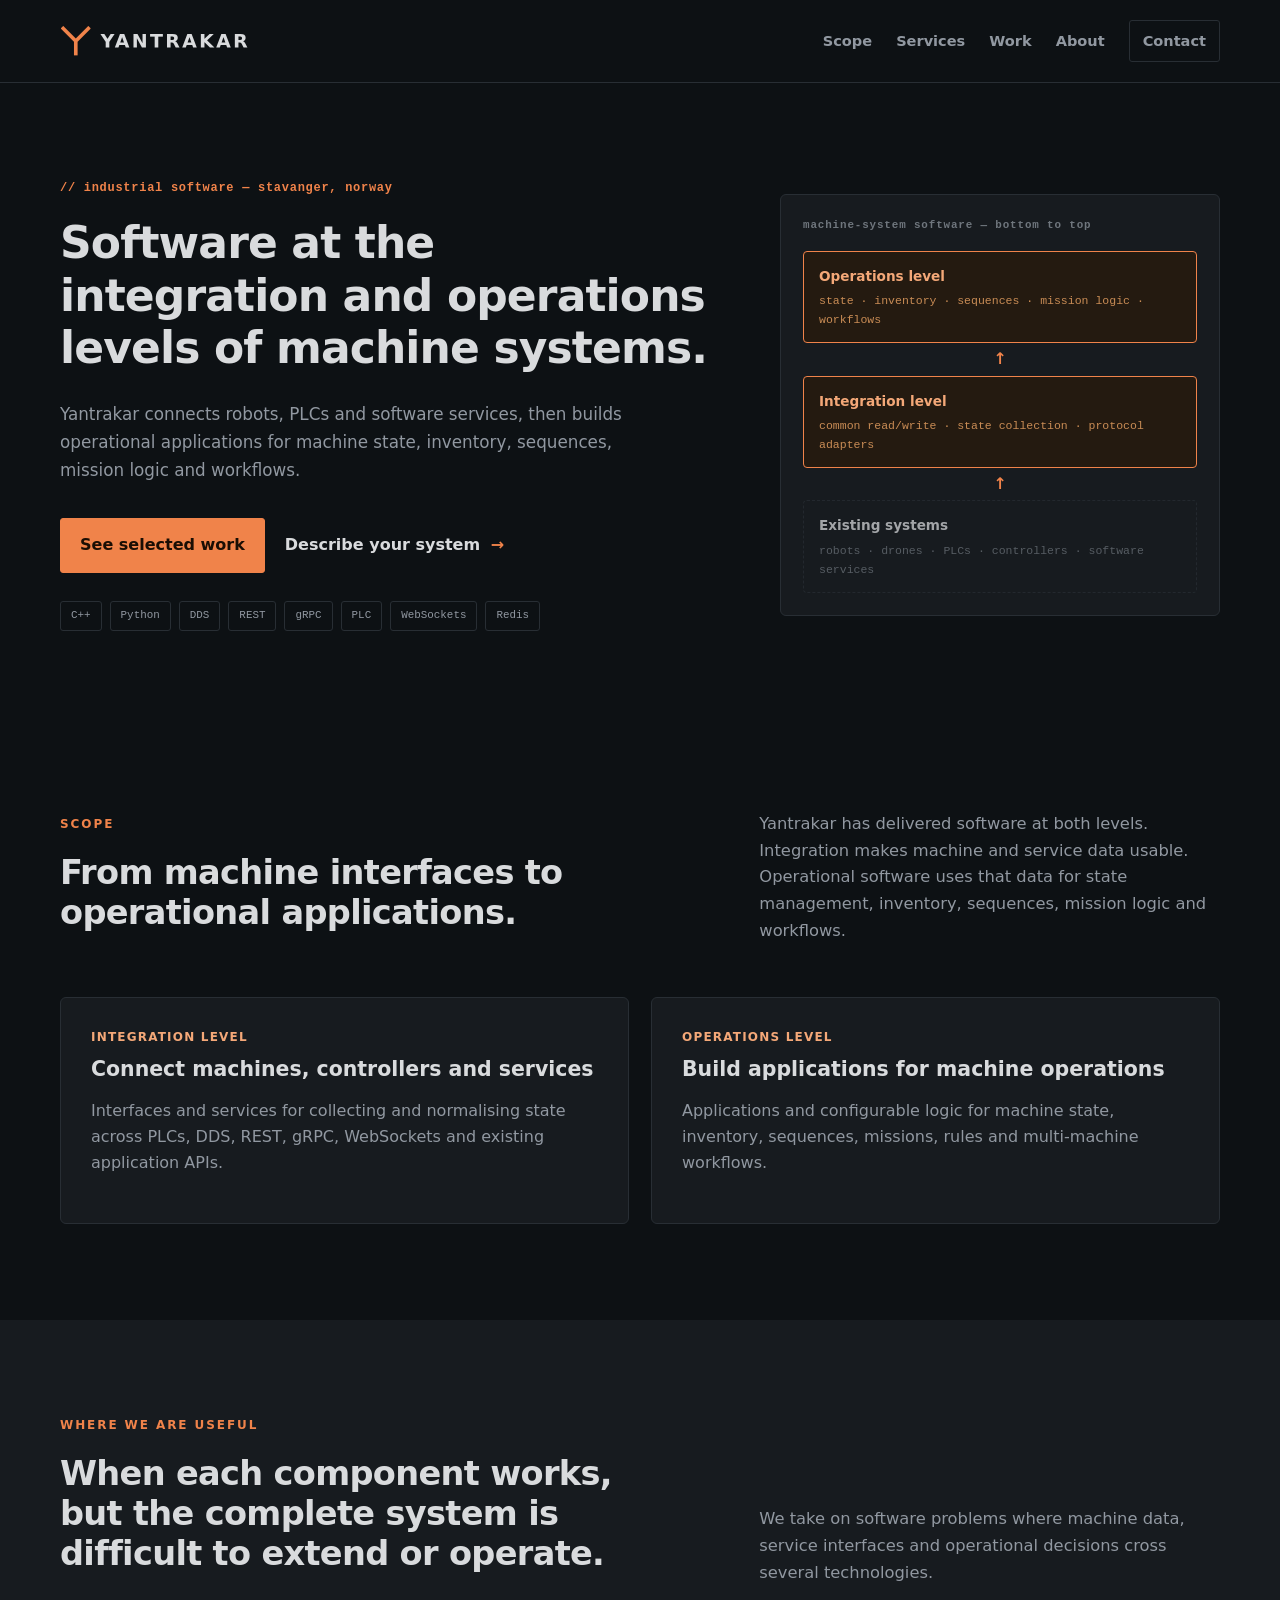
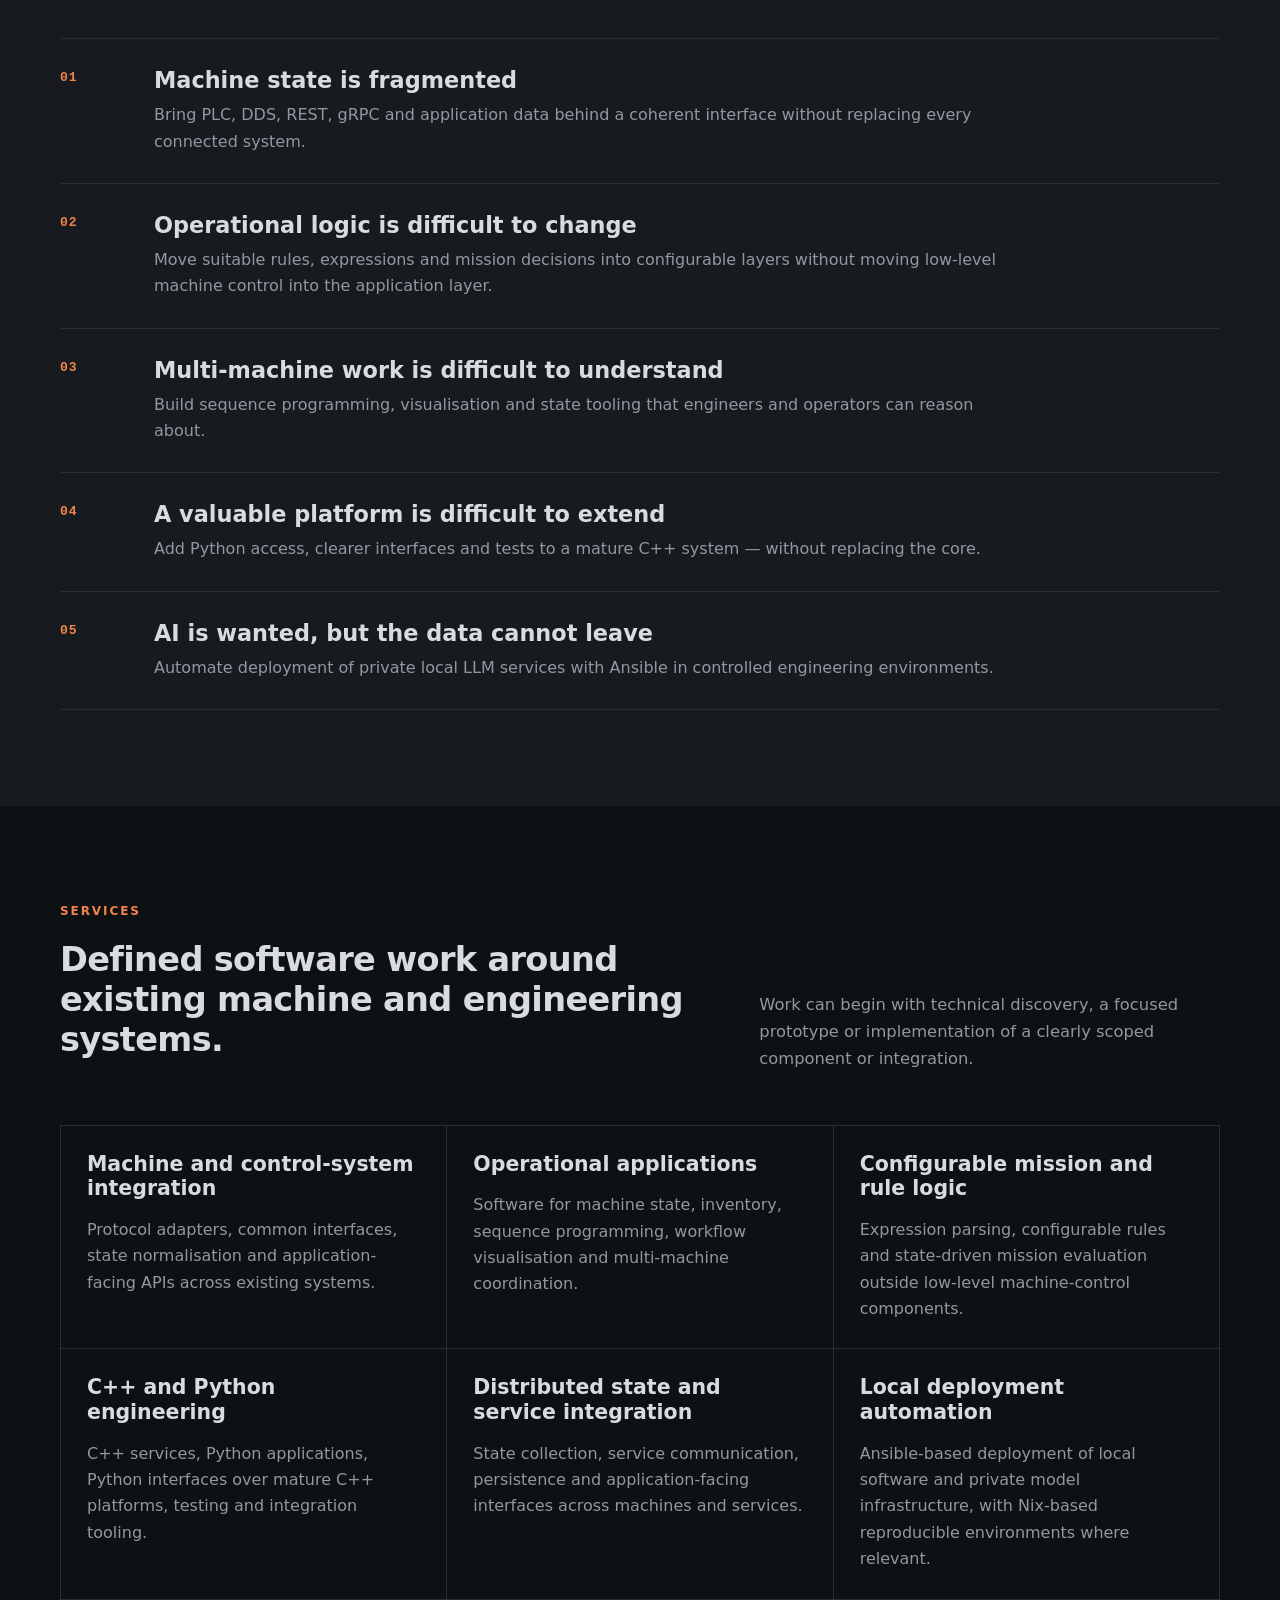
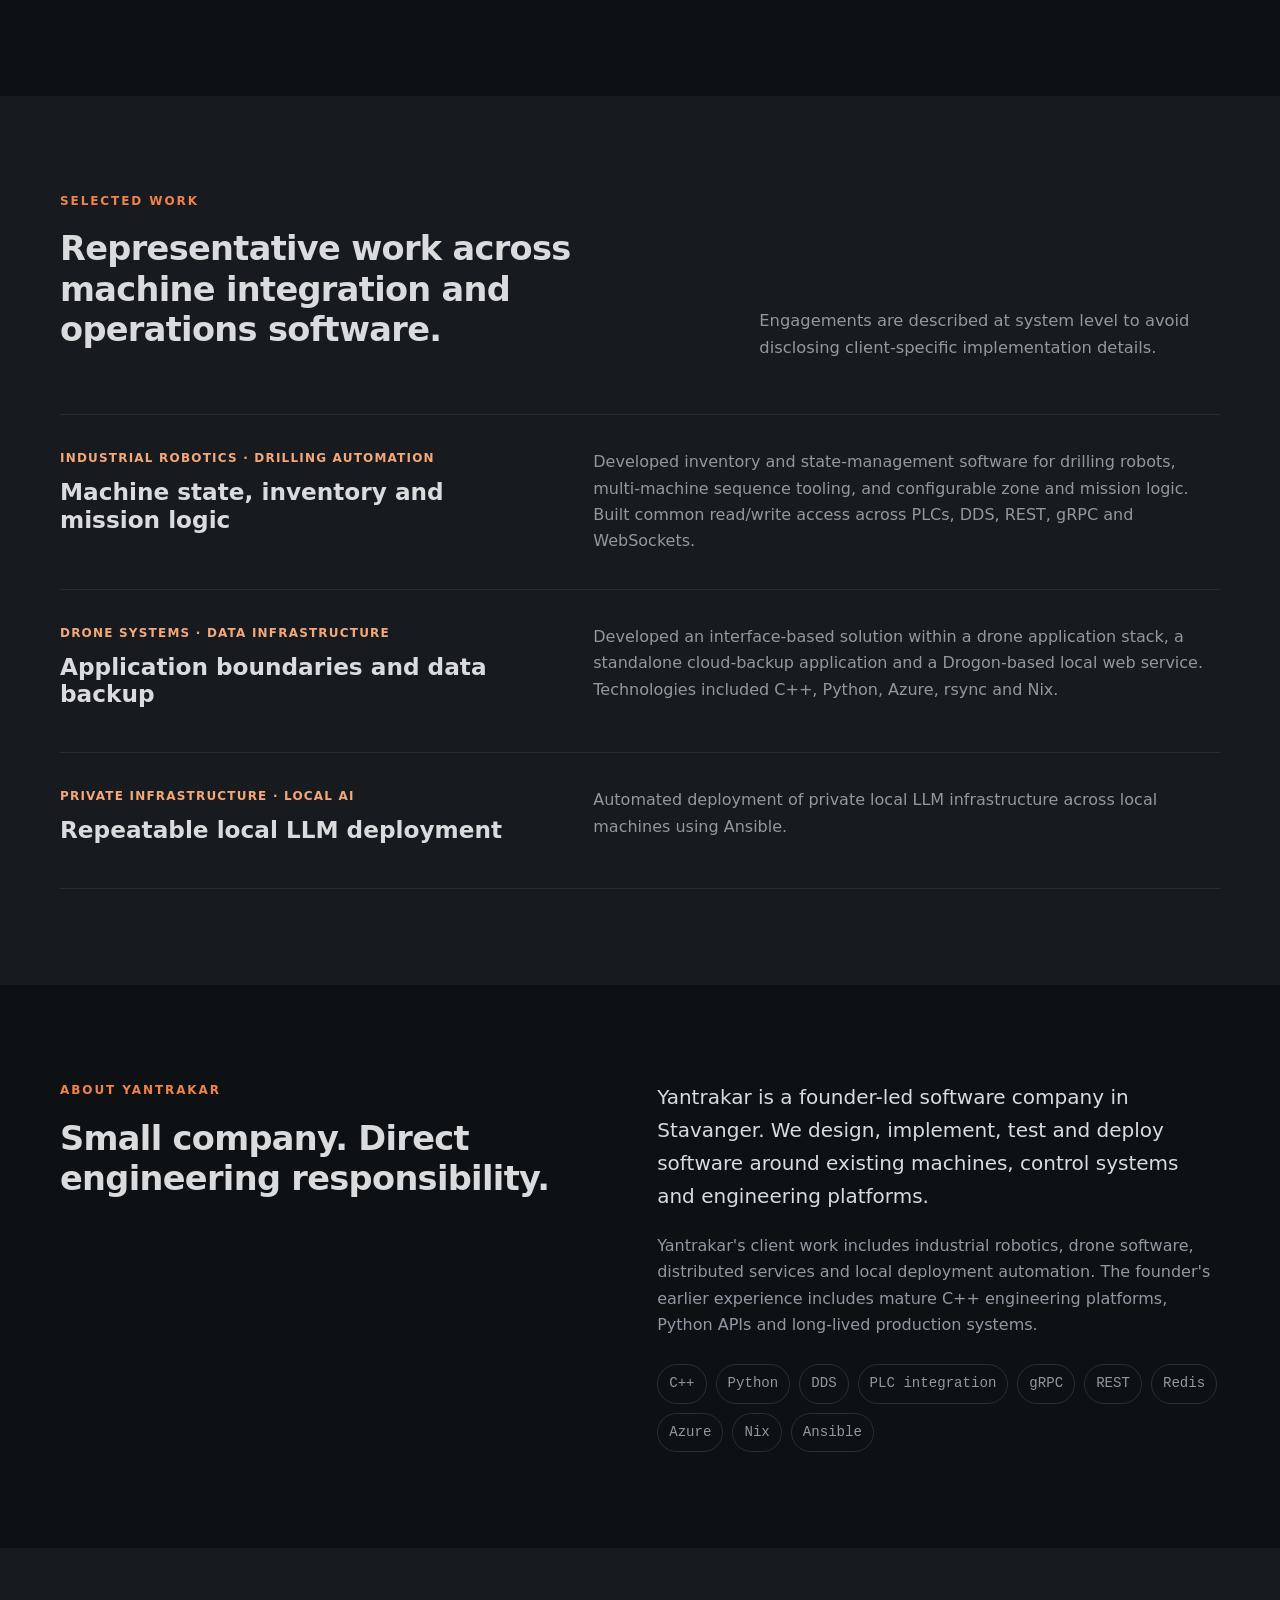
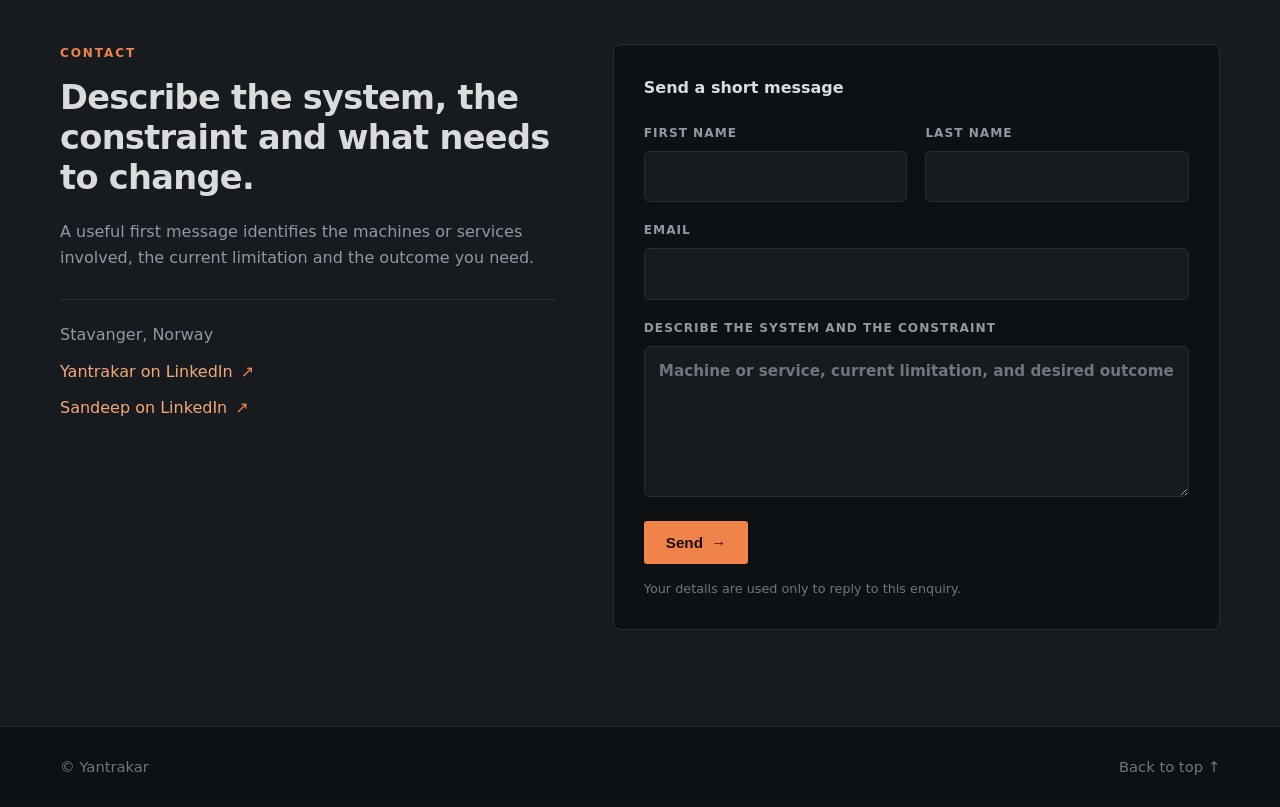
<file: index.html>
<!doctype html>
<html lang="en">
<head>
  <meta charset="utf-8">
  <meta name="viewport" content="width=device-width,initial-scale=1">
  <title>Yantrakar | Machine integration and operational software</title>
  <meta name="description" content="Yantrakar develops software at the integration and operations levels of industrial machine systems: interfaces, distributed state, sequences, mission logic and operational applications.">
  <link rel="canonical" href="https://yantrakar.com/">
  <meta name="theme-color" content="#0d1114">
  <meta property="og:type" content="website">
  <meta property="og:site_name" content="Yantrakar">
  <meta property="og:title" content="Yantrakar | Machine integration and operational software">
  <meta property="og:description" content="Software that connects machines, PLCs and services, then supports machine state, inventory, sequences, mission logic and operational workflows.">
  <meta property="og:url" content="https://yantrakar.com/">
  <meta property="og:image" content="https://yantrakar.com/assets/og-image.png">
  <meta property="og:image:width" content="1200">
  <meta property="og:image:height" content="630">
  <meta name="twitter:card" content="summary_large_image">
  <link rel="icon" type="image/png" sizes="32x32" href="assets/favicon-32.png">
  <link rel="icon" type="image/png" sizes="16x16" href="assets/favicon-16.png">
  <link rel="apple-touch-icon" href="assets/apple-touch-icon.png">
  <link rel="stylesheet" href="assets/styles.css">
  <script type="application/ld+json">
  {
    "@context": "https://schema.org",
    "@type": "Organization",
    "name": "Yantrakar",
    "url": "https://yantrakar.com/",
    "logo": "https://yantrakar.com/assets/logo-512.png",
    "description": "Software engineering at the integration and operations levels of industrial machine systems.",
    "address": {
      "@type": "PostalAddress",
      "addressLocality": "Stavanger",
      "addressCountry": "NO"
    },
    "sameAs": [
      "https://www.linkedin.com/company/yantrakar"
    ],
    "founder": {
      "@type": "Person",
      "name": "Sandeep Shelke",
      "sameAs": "https://www.linkedin.com/in/sandeepshelke"
    }
  }
  </script>
</head>
<body>
  <header class="site-header">
    <div class="container nav">
      <a class="brand" href="#home" aria-label="Yantrakar home"><img src="assets/logo.png" alt="Yantrakar"></a>
      <nav class="nav-links" aria-label="Primary">
        <a href="#levels">Scope</a>
        <a href="#services">Services</a>
        <a href="#work">Work</a>
        <a href="#about">About</a>
        <a class="nav-contact" href="#contact">Contact</a>
      </nav>
    </div>
  </header>

  <main>
    <section class="hero" id="home">
      <div class="container hero-grid">
        <div class="hero-copy">
          <p class="eyebrow">// industrial software — stavanger, norway</p>
          <h1>Software at the integration and operations levels of machine systems.</h1>
          <p class="lead">Yantrakar connects robots, PLCs and software services, then builds operational applications for machine state, inventory, sequences, mission logic and workflows.</p>
          <div class="actions">
            <a class="button primary" href="#work">See selected work</a>
            <a class="text-link" href="#contact">Describe your system <span>→</span></a>
          </div>
          <div class="hero-tags"><span>C++</span><span>Python</span><span>DDS</span><span>REST</span><span>gRPC</span><span>PLC</span><span>WebSockets</span><span>Redis</span></div>
        </div>
        <aside class="system-panel" aria-label="Work across integration and operations levels">
          <p class="panel-label">machine-system software — bottom to top</p>
          <div class="system-row active"><span>Operations level</span><small>state · inventory · sequences · mission logic · workflows</small></div>
          <div class="connector">↑</div>
          <div class="system-row active"><span>Integration level</span><small>common read/write · state collection · protocol adapters</small></div>
          <div class="connector">↑</div>
          <div class="system-row dimmed"><span>Existing systems</span><small>robots · drones · PLCs · controllers · software services</small></div>
        </aside>
      </div>
    </section>

    <section class="section level-section" id="levels">
      <div class="container section-head">
        <div><p class="eyebrow">Scope</p><h2>From machine interfaces to operational applications.</h2></div>
        <p>Yantrakar has delivered software at both levels. Integration makes machine and service data usable. Operational software uses that data for state management, inventory, sequences, mission logic and workflows.</p>
      </div>
      <div class="container level-grid">
        <article class="level-card">
          <p class="case-meta">Integration level</p>
          <h3>Connect machines, controllers and services</h3>
          <p>Interfaces and services for collecting and normalising state across PLCs, DDS, REST, gRPC, WebSockets and existing application APIs.</p>
        </article>
        <article class="level-card">
          <p class="case-meta">Operations level</p>
          <h3>Build applications for machine operations</h3>
          <p>Applications and configurable logic for machine state, inventory, sequences, missions, rules and multi-machine workflows.</p>
        </article>
      </div>
    </section>

    <section class="section problem-section" id="problems">
      <div class="container section-head">
        <div><p class="eyebrow">Where we are useful</p><h2>When each component works, but the complete system is difficult to extend or operate.</h2></div>
        <p>We take on software problems where machine data, service interfaces and operational decisions cross several technologies.</p>
      </div>
      <div class="container problem-list">
        <article><span>01</span><div><h3>Machine state is fragmented</h3><p>Bring PLC, DDS, REST, gRPC and application data behind a coherent interface without replacing every connected system.</p></div></article>
        <article><span>02</span><div><h3>Operational logic is difficult to change</h3><p>Move suitable rules, expressions and mission decisions into configurable layers without moving low-level machine control into the application layer.</p></div></article>
        <article><span>03</span><div><h3>Multi-machine work is difficult to understand</h3><p>Build sequence programming, visualisation and state tooling that engineers and operators can reason about.</p></div></article>
        <article><span>04</span><div><h3>A valuable platform is difficult to extend</h3><p>Add Python access, clearer interfaces and tests to a mature C++ system — without replacing the core.</p></div></article>
        <article><span>05</span><div><h3>AI is wanted, but the data cannot leave</h3><p>Automate deployment of private local LLM services with Ansible in controlled engineering environments.</p></div></article>
      </div>
    </section>

    <section class="section services-section" id="services">
      <div class="container section-head">
        <div><p class="eyebrow">Services</p><h2>Defined software work around existing machine and engineering systems.</h2></div>
        <p>Work can begin with technical discovery, a focused prototype or implementation of a clearly scoped component or integration.</p>
      </div>
      <div class="container service-grid">
        <article><h3>Machine and control-system integration</h3><p>Protocol adapters, common interfaces, state normalisation and application-facing APIs across existing systems.</p></article>
        <article><h3>Operational applications</h3><p>Software for machine state, inventory, sequence programming, workflow visualisation and multi-machine coordination.</p></article>
        <article><h3>Configurable mission and rule logic</h3><p>Expression parsing, configurable rules and state-driven mission evaluation outside low-level machine-control components.</p></article>
        <article><h3>C++ and Python engineering</h3><p>C++ services, Python applications, Python interfaces over mature C++ platforms, testing and integration tooling.</p></article>
        <article><h3>Distributed state and service integration</h3><p>State collection, service communication, persistence and application-facing interfaces across machines and services.</p></article>
        <article><h3>Local deployment automation</h3><p>Ansible-based deployment of local software and private model infrastructure, with Nix-based reproducible environments where relevant.</p></article>
      </div>
    </section>

    <section class="section work-section" id="work">
      <div class="container section-head">
        <div><p class="eyebrow">Selected work</p><h2>Representative work across machine integration and operations software.</h2></div>
        <p>Engagements are described at system level to avoid disclosing client-specific implementation details.</p>
      </div>
      <div class="container work-stack">
        <article class="work-item">
          <div><p class="case-meta">Industrial robotics · Drilling automation</p><h3>Machine state, inventory and mission logic</h3></div>
          <p>Developed inventory and state-management software for drilling robots, multi-machine sequence tooling, and configurable zone and mission logic. Built common read/write access across PLCs, DDS, REST, gRPC and WebSockets.</p>
        </article>
        <article class="work-item">
          <div><p class="case-meta">Drone systems · Data infrastructure</p><h3>Application boundaries and data backup</h3></div>
          <p>Developed an interface-based solution within a drone application stack, a standalone cloud-backup application and a Drogon-based local web service. Technologies included C++, Python, Azure, rsync and Nix.</p>
        </article>
        <article class="work-item">
          <div><p class="case-meta">Private infrastructure · Local AI</p><h3>Repeatable local LLM deployment</h3></div>
          <p>Automated deployment of private local LLM infrastructure across local machines using Ansible.</p>
        </article>
      </div>
    </section>

    <section class="section about-section" id="about">
      <div class="container split">
        <div><p class="eyebrow">About Yantrakar</p><h2>Small company. Direct engineering responsibility.</h2></div>
        <div>
          <p class="about-lead">Yantrakar is a founder-led software company in Stavanger. We design, implement, test and deploy software around existing machines, control systems and engineering platforms.</p>
          <p>Yantrakar's client work includes industrial robotics, drone software, distributed services and local deployment automation. The founder's earlier experience includes mature C++ engineering platforms, Python APIs and long-lived production systems.</p>
          <div class="tag-list"><span class="tag">C++</span><span class="tag">Python</span><span class="tag">DDS</span><span class="tag">PLC integration</span><span class="tag">gRPC</span><span class="tag">REST</span><span class="tag">Redis</span><span class="tag">Azure</span><span class="tag">Nix</span><span class="tag">Ansible</span></div>
        </div>
      </div>
    </section>

    <section class="section contact-section" id="contact">
      <div class="container contact-grid">
        <div class="contact-intro">
          <p class="eyebrow">Contact</p>
          <h2>Describe the system, the constraint and what needs to change.</h2>
          <p>A useful first message identifies the machines or services involved, the current limitation and the outcome you need.</p>
          <div class="contact-meta">
            <p>Stavanger, Norway</p>
            <p><a href="https://www.linkedin.com/company/yantrakar" target="_blank" rel="noopener">Yantrakar on LinkedIn <span>↗</span></a></p>
            <p><a href="https://www.linkedin.com/in/sandeepshelke" target="_blank" rel="noopener">Sandeep on LinkedIn <span>↗</span></a></p>
          </div>
        </div>
        <div class="contact-panel">
          <p class="form-heading">Send a short message</p>
          <form class="contact-form" action="https://crm.zoho.eu/crm/WebToLeadForm" method="POST" accept-charset="UTF-8">
            <input type="text" style="display:none;" name="xnQsjsdp" value="d9441e56bd94ff751dd7efc44488b5497076b54b8f87b884ffd003ad404ba964">
            <input type="hidden" name="zc_gad" id="zc_gad" value="">
            <input type="text" style="display:none;" name="xmIwtLD" value="6f4bab59505a5b70841eff69fe4ff543896f9afd763da1b713dc5e503f851951000c81bca8b27aaf64baa5543cf4a5b8">
            <input type="text" style="display:none;" name="actionType" value="TGVhZHM=">
            <input type="text" style="display:none;" name="returnURL" value="https://yantrakar.com/thanks.html">
            <input type="text" style="display:none;" name="aG9uZXlwb3Q" value="" tabindex="-1" autocomplete="off" aria-hidden="true">
            <div class="form-row">
              <label for="cf-first-name">First name<input id="cf-first-name" type="text" name="First Name" maxlength="40" autocomplete="given-name"></label>
              <label for="cf-last-name">Last name<input id="cf-last-name" type="text" name="Last Name" maxlength="80" autocomplete="family-name" required></label>
            </div>
            <label for="cf-email">Email<input id="cf-email" type="email" name="Email" maxlength="100" autocomplete="email" required></label>
            <label for="cf-message">Describe the system and the constraint<textarea id="cf-message" name="Description" rows="5" placeholder="Machine or service, current limitation, and desired outcome" required></textarea></label>
            <button class="button primary" type="submit">Send <span>→</span></button>
            <p class="form-note">Your details are used only to reply to this enquiry.</p>
          </form>
        </div>
      </div>
    </section>
  </main>

  <footer class="site-footer"><div class="container footer-row"><span>© Yantrakar</span><a href="#home">Back to top ↑</a></div></footer>
</body>
</html>
</file>
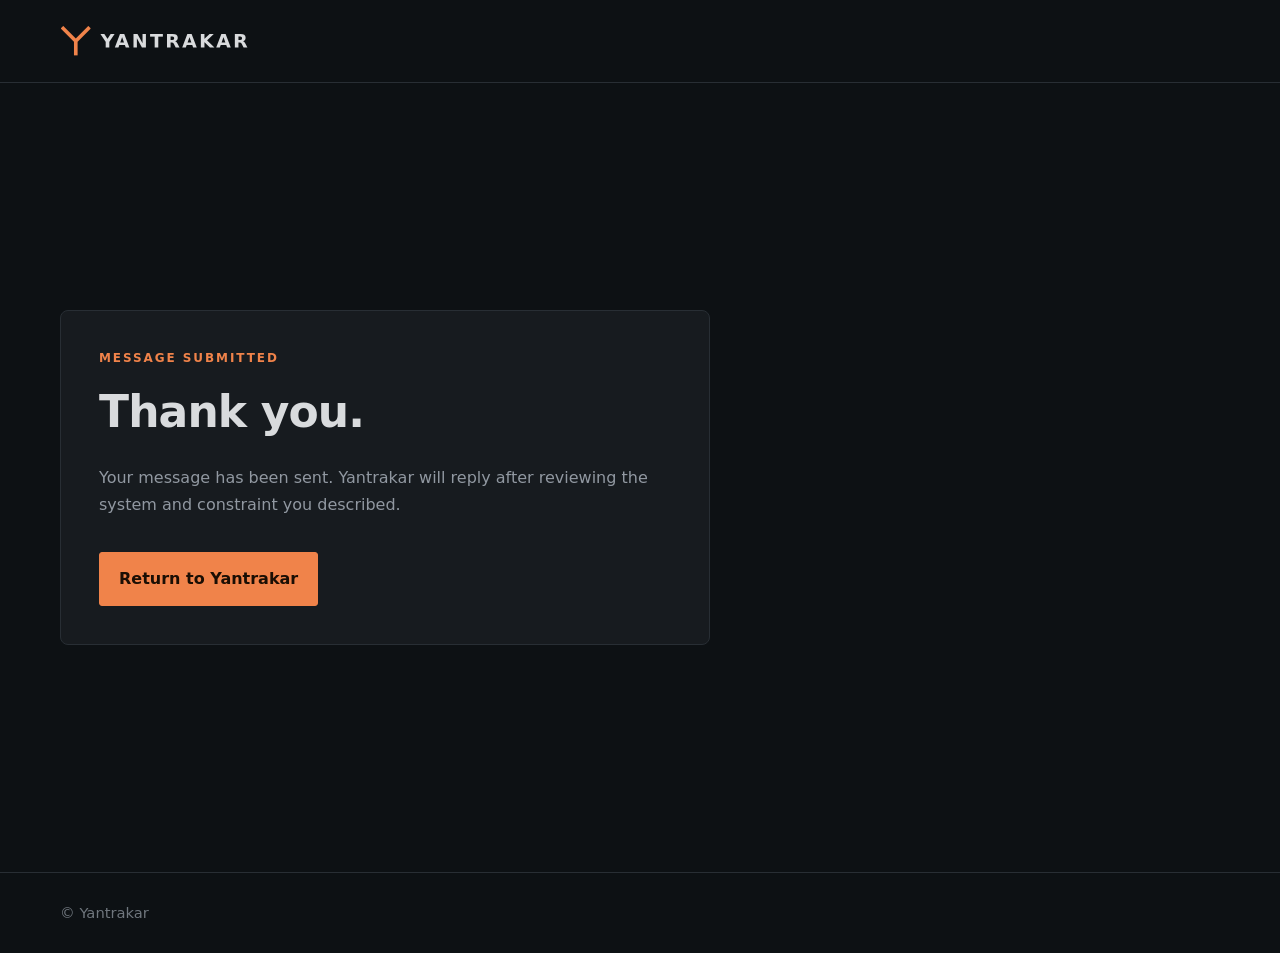
<file: thanks.html>
<!doctype html>
<html lang="en">
<head>
  <meta charset="utf-8">
  <meta name="viewport" content="width=device-width,initial-scale=1">
  <meta name="robots" content="noindex">
  <title>Message received | Yantrakar</title>
  <link rel="canonical" href="https://yantrakar.com/thanks.html">
  <link rel="icon" type="image/png" sizes="32x32" href="assets/favicon-32.png">
  <link rel="stylesheet" href="assets/styles.css">
</head>
<body>
  <header class="site-header">
    <div class="container nav">
      <a class="brand" href="/" aria-label="Yantrakar home"><img src="assets/logo.png" alt="Yantrakar"></a>
    </div>
  </header>
  <main class="simple-page">
    <div class="container">
      <section class="simple-panel">
        <p class="eyebrow">Message submitted</p>
        <h1>Thank you.</h1>
        <p>Your message has been sent. Yantrakar will reply after reviewing the system and constraint you described.</p>
        <div class="actions"><a class="button primary" href="/">Return to Yantrakar</a></div>
      </section>
    </div>
  </main>
  <footer class="site-footer"><div class="container footer-row"><span>© Yantrakar</span></div></footer>
</body>
</html>
</file>
<file: assets/styles.css>
:root {
  --dark: #0d1114;
  --dark-panel: #171b1f;
  --dark-line: #282e34;
  --amber: #f0834a;
  --amber-soft: #f4a878;
  --muted-dark: #9198a1;
  --dim-dark: #6f767d;
  --text-dark: #d9dbdd;
  --max: 1160px;
}

* { box-sizing: border-box; }
html { scroll-behavior: smooth; scroll-padding-top: 88px; }
:focus-visible { outline: 2px solid var(--amber); outline-offset: 3px; border-radius: 2px; }
@media (prefers-reduced-motion: reduce) {
  html { scroll-behavior: auto; }
  *, *::before, *::after { transition: none !important; }
}
body {
  margin: 0;
  font-family: Inter, ui-sans-serif, system-ui, -apple-system, BlinkMacSystemFont, "Segoe UI", sans-serif;
  color: var(--text-dark);
  background: var(--dark);
  line-height: 1.65;
}
a { color: inherit; }
img { max-width: 100%; display: block; }
.container { width: min(calc(100% - 48px), var(--max)); margin: 0 auto; }

.site-header {
  position: sticky;
  top: 0;
  z-index: 20;
  border-bottom: 1px solid var(--dark-line);
  background: var(--dark);
}
.nav { min-height: 82px; display: flex; align-items: center; justify-content: space-between; gap: 32px; }
.brand { display: flex; align-items: center; text-decoration: none; }
.brand img { width: 190px; height: auto; }
.nav-links { display: flex; align-items: center; gap: 24px; }
.nav-links a { text-decoration: none; color: var(--muted-dark); font-size: .91rem; font-weight: 650; }
.nav-links a:hover { color: var(--text-dark); }
.nav-contact { border: 1px solid var(--dark-line); padding: 8px 13px; border-radius: 3px; color: var(--text-dark); }

.hero {
  padding: 96px 0 84px;
  background: var(--dark);
  background-image: linear-gradient(var(--dark-line) .5px, transparent .5px), linear-gradient(90deg, var(--dark-line) .5px, transparent .5px);
  background-size: 34px 34px;
}
.hero-grid { display: grid; grid-template-columns: minmax(0, 1.2fr) minmax(330px, .8fr); gap: 60px; align-items: center; }
.hero-copy { max-width: 760px; }
.hero .eyebrow { color: var(--amber); font-family: ui-monospace, SFMono-Regular, Menlo, monospace; text-transform: none; letter-spacing: .06em; }
.eyebrow { margin: 0 0 18px; color: var(--amber); text-transform: uppercase; letter-spacing: .16em; font-size: .75rem; font-weight: 780; }
h1, h2, h3 { margin-top: 0; color: var(--text-dark); line-height: 1.2; }
h1 { margin-bottom: 26px; max-width: 650px; font-size: 2.75rem; letter-spacing: -.02em; }
h2 { margin-bottom: 20px; font-size: 2.1rem; letter-spacing: -.02em; }
h3 { margin-bottom: 10px; font-size: 1.28rem; }
.lead { max-width: 690px; margin: 0; color: var(--muted-dark); font-size: 1.18rem; }
.hero .lead { max-width: 600px; font-size: 1.05rem; }
.actions { display: flex; flex-wrap: wrap; align-items: center; gap: 20px; margin-top: 34px; }
.button { display: inline-flex; align-items: center; justify-content: center; padding: 13px 19px; border-radius: 5px; background: var(--dark-panel); border: 1px solid var(--dark-line); color: var(--text-dark); text-decoration: none; font-weight: 750; }
.button.primary { background: var(--amber); border-color: var(--amber); color: #1a0e04; border-radius: 3px; }
.text-link { color: var(--text-dark); text-decoration: none; font-weight: 700; }
.text-link span { margin-left: 5px; color: var(--amber); }
.hero-tags { display: flex; flex-wrap: wrap; gap: 8px; margin-top: 28px; }
.hero-tags span { font-family: ui-monospace, SFMono-Regular, Menlo, monospace; font-size: .68rem; color: var(--muted-dark); border: 1px solid var(--dark-line); padding: 5px 10px; border-radius: 3px; }

.system-panel { border: 1px solid var(--dark-line); border-radius: 6px; padding: 22px; background: var(--dark-panel); }
.panel-label { margin: 0 0 16px; color: var(--dim-dark); font-size: .68rem; font-weight: 650; letter-spacing: .08em; font-family: ui-monospace, SFMono-Regular, Menlo, monospace; }
.system-row { padding: 13px 15px; border: 1px solid var(--dark-line); border-radius: 4px; background: transparent; }
.system-row.active { background: #241a10; border-color: var(--amber); }
.system-row.dimmed { border-style: dashed; border-color: var(--dark-line); opacity: .72; }
.system-row span { display: block; color: var(--text-dark); font-weight: 700; font-size: .85rem; }
.system-row small { display: block; margin-top: 4px; color: var(--dim-dark); font-family: ui-monospace, SFMono-Regular, Menlo, monospace; font-size: .72rem; }
.system-row.active span { color: var(--amber-soft); }
.system-row.active small { color: #c98c55; }
.connector { text-align: center; color: var(--amber); font-weight: 800; padding: 3px 0; }

.section { padding: 96px 0; }
.section-head { display: grid; grid-template-columns: 1.15fr .85fr; gap: 76px; align-items: end; margin-bottom: 44px; }
.section-head > p { margin: 0 0 8px; color: var(--muted-dark); font-size: 1.02rem; }
.level-section { background: var(--dark); }
.level-grid { display: grid; grid-template-columns: repeat(2, 1fr); gap: 22px; }
.level-card { border: 1px solid var(--dark-line); background: var(--dark-panel); padding: 30px; border-radius: 6px; }
.level-card > p:not(.case-meta) { color: var(--muted-dark); }

.problem-section { background: var(--dark-panel); }
.problem-list { border-top: 1px solid var(--dark-line); }
.problem-list article { display: grid; grid-template-columns: 72px 1fr; gap: 22px; padding: 28px 0; border-bottom: 1px solid var(--dark-line); }
.problem-list article > span { color: var(--amber); font-size: .82rem; font-weight: 700; letter-spacing: .06em; font-family: ui-monospace, SFMono-Regular, Menlo, monospace; }
.problem-list h3 { margin-bottom: 8px; font-size: 1.4rem; }
.problem-list p { margin: 0; max-width: 850px; color: var(--muted-dark); }

.services-section { background: var(--dark); }
.service-grid { display: grid; grid-template-columns: repeat(3, 1fr); gap: 1px; background: var(--dark-line); border: 1px solid var(--dark-line); }
.service-grid article { min-height: 210px; padding: 26px; background: var(--dark); }
.service-grid p { margin-bottom: 0; color: var(--muted-dark); }

.work-section { background: var(--dark-panel); }
.work-stack { border-top: 1px solid var(--dark-line); }
.work-item { display: grid; grid-template-columns: .85fr 1.15fr; gap: 70px; padding: 34px 0; border-bottom: 1px solid var(--dark-line); }
.work-item h3 { font-size: 1.45rem; }
.work-item > p { margin: 0; color: var(--muted-dark); }
.case-meta { margin: 0 0 9px; color: var(--amber-soft); text-transform: uppercase; letter-spacing: .1em; font-size: .75rem; font-weight: 780; }

.about-section { background: var(--dark); }
.split { display: grid; grid-template-columns: .95fr 1.05fr; gap: 88px; align-items: start; }
.about-lead { margin-top: 0; font-size: 1.25rem; }
.split p:not(.eyebrow):not(.about-lead) { color: var(--muted-dark); }
.tag-list { display: flex; flex-wrap: wrap; gap: 9px; margin-top: 26px; }
.tag { border: 1px solid var(--dark-line); border-radius: 999px; padding: 7px 11px; color: var(--muted-dark); font-size: .88rem; background: transparent; font-family: ui-monospace, SFMono-Regular, Menlo, monospace; }

.contact-section {
  background: var(--dark-panel);
  color: var(--text-dark);
  background-image: linear-gradient(var(--dark-line) .5px, transparent .5px), linear-gradient(90deg, var(--dark-line) .5px, transparent .5px);
  background-size: 34px 34px;
}
.contact-section h2 { color: var(--text-dark); }
.contact-section .eyebrow { color: var(--amber); }
.contact-grid { display: grid; grid-template-columns: .9fr 1.1fr; gap: 56px; align-items: start; }
.contact-intro p { margin: 0 0 14px; color: var(--muted-dark); }
.contact-meta { margin-top: 28px; padding-top: 22px; border-top: 1px solid var(--dark-line); }
.contact-meta p { margin: 0 0 10px; }
.contact-meta a { color: var(--amber-soft); text-decoration: none; text-underline-offset: 4px; }
.contact-meta a:hover { text-decoration: underline; }
.contact-meta a span { margin-left: 3px; color: var(--amber); }
.contact-panel { border: 1px solid var(--dark-line); border-radius: 8px; padding: 30px; background: var(--dark); }
.form-heading { margin: 0 0 22px; font-weight: 700; color: var(--text-dark); }
.contact-form { margin: 0; }
.form-row { display: grid; grid-template-columns: 1fr 1fr; gap: 18px; }
.contact-form label { display: block; margin-bottom: 18px; color: var(--muted-dark); font-size: .76rem; text-transform: uppercase; letter-spacing: .08em; font-weight: 650; }
.contact-form input, .contact-form textarea {
  display: block;
  width: 100%;
  margin-top: 8px;
  padding: 12px 14px;
  border: 1px solid var(--dark-line);
  border-radius: 6px;
  background: var(--dark-panel);
  color: var(--text-dark);
  font: inherit;
  font-size: .95rem;
  resize: vertical;
}
.contact-form input::placeholder, .contact-form textarea::placeholder { color: var(--dim-dark); }
.contact-form input:focus, .contact-form textarea:focus { outline: none; border-color: var(--amber); box-shadow: 0 0 0 3px rgba(240,131,74,.18); }
.contact-form .button { margin-top: 6px; border: none; cursor: pointer; font-size: .95rem; padding: 13px 22px; gap: 8px; }
.form-note { margin: 14px 0 0; color: var(--dim-dark); font-size: .8rem; }

.simple-page { min-height: calc(100vh - 111px); display: grid; place-items: center; padding: 80px 0; background-image: linear-gradient(var(--dark-line) .5px, transparent .5px), linear-gradient(90deg, var(--dark-line) .5px, transparent .5px); background-size: 34px 34px; }
.simple-panel { max-width: 650px; padding: 38px; border: 1px solid var(--dark-line); background: var(--dark-panel); border-radius: 8px; }
.simple-panel p:not(.eyebrow) { color: var(--muted-dark); }

.site-footer { padding: 28px 0; border-top: 1px solid var(--dark-line); background: var(--dark); color: var(--dim-dark); font-size: .92rem; }
.footer-row { display: flex; justify-content: space-between; gap: 20px; flex-wrap: wrap; }
.footer-row a { text-decoration: none; }

@media (max-width: 920px) {
  .hero-grid, .section-head, .split, .contact-grid, .work-item { grid-template-columns: 1fr; gap: 38px; }
  .level-grid { grid-template-columns: 1fr; }
  .service-grid { grid-template-columns: repeat(2, 1fr); }
  .form-row { grid-template-columns: 1fr; }
  .hero { padding: 78px 0; }
  .system-panel { max-width: 620px; }
  h1 { font-size: 2.25rem; }
  h2 { font-size: 1.85rem; }
}

@media (max-width: 700px) {
  html { scroll-padding-top: 132px; }
  .container { width: min(calc(100% - 30px), var(--max)); }
  .nav { align-items: flex-start; flex-direction: column; padding: 14px 0; gap: 12px; }
  .brand img { width: 170px; }
  .nav-links { width: 100%; justify-content: space-between; gap: 10px; overflow-x: auto; }
  .nav-links a { font-size: .82rem; white-space: nowrap; }
  .nav-contact { border: 0; padding: 0; }
  .hero { padding: 62px 0; }
  h1 { font-size: 1.9rem; }
  h2 { font-size: 1.6rem; }
  .section { padding: 72px 0; }
  .service-grid { grid-template-columns: 1fr; }
  .problem-list article { grid-template-columns: 46px 1fr; }
  .contact-panel { padding: 24px; }
}
</file>
